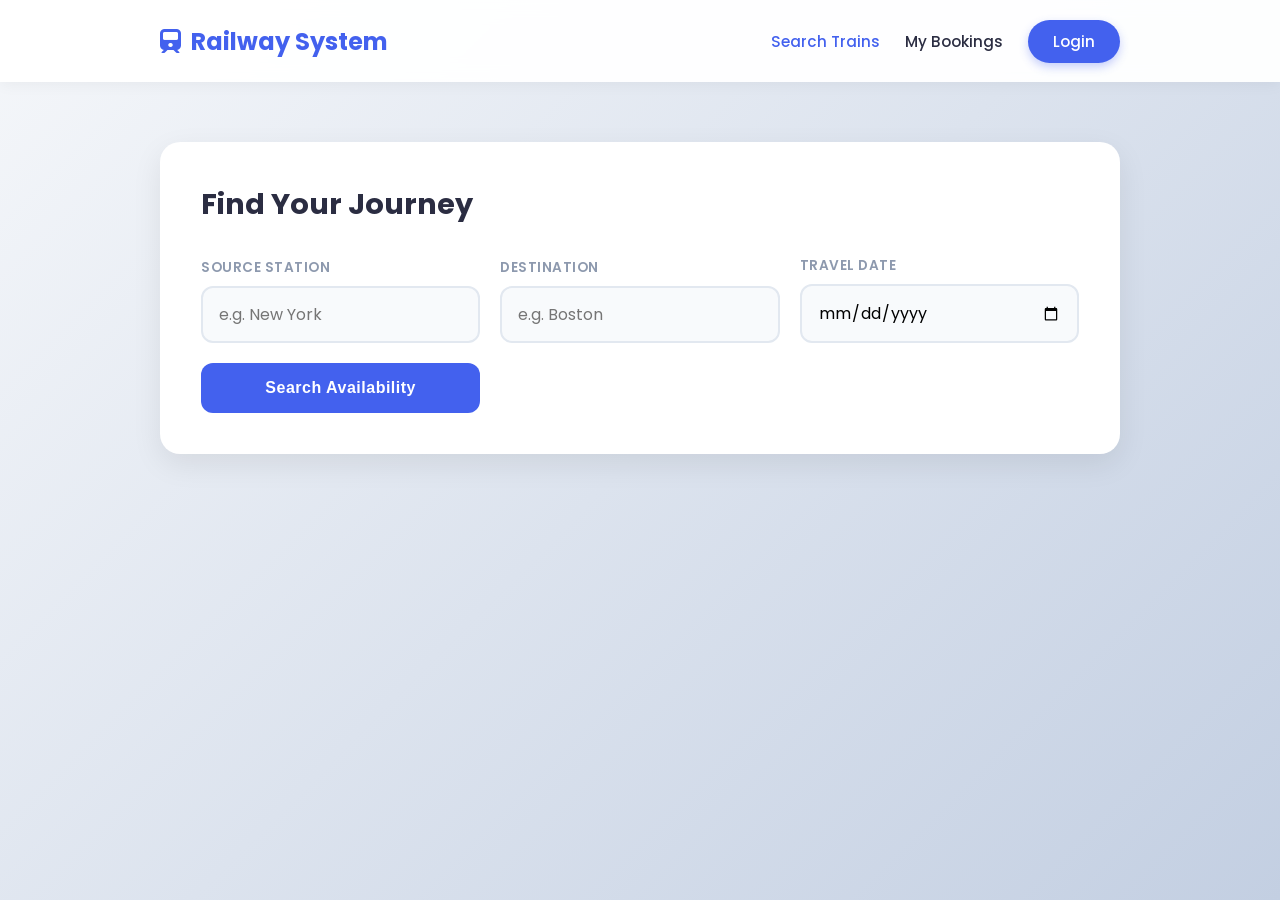
<file: target/classes/static/index.html>
<!DOCTYPE html>
<html lang="en">
<head>
    <meta charset="UTF-8">
    <meta name="viewport" content="width=device-width, initial-scale=1.0">
    <title>Railway Booking System - Search</title>
    <link rel="stylesheet" href="css/style.css">
    <!-- Font Awesome for icons -->
    <link rel="stylesheet" href="https://cdnjs.cloudflare.com/ajax/libs/font-awesome/6.0.0-beta3/css/all.min.css">
</head>
<body>

    <!-- Navigation -->
    <nav class="navbar">
        <div class="container nav-content">
            <h1><i class="fa-solid fa-train"></i> Railway System</h1>
            <div id="nav-items">
                <!-- Links MUST point to the new HTML files -->
                <a href="index.html" style="color: var(--primary);">Search Trains</a>
                <a href="bookings.html">My Bookings</a>
                
                <!-- Admin link visibility determined by JS -->
                <a href="admin_hub.html" id="admin-link" style="display: none;">Admin</a>
                
                <!-- Login/Logout links now point to separate authentication pages -->
                <a href="login.html" id="login-btn" class="btn-login">Login</a>
                <a href="#" id="logout-btn" onclick="logout()" class="btn-login" style="display: none; background-color: #ef4444;">Logout</a>
            </div>
        </div>
    </nav>

    <div class="container main-content">
        
        <!-- ERROR MESSAGE BOX -->
        <div id="error-box" class="error-message" style="display: none;"></div>

        <!-- SEARCH SECTION -->
        <section id="search-section">
            <div class="card search-card">
                <h2>Find Your Journey</h2>
                <form id="search-form" onsubmit="searchTrains(event)">
                    <div class="form-grid">
                        <div class="form-group">
                            <label>Source Station</label>
                            <input type="text" id="source" placeholder="e.g. New York" required>
                        </div>
                        <div class="form-group">
                            <label>Destination</label>
                            <input type="text" id="destination" placeholder="e.g. Boston" required>
                        </div>
                        <div class="form-group">
                            <label>Travel Date</label>
                            <input type="date" id="date" required>
                        </div>
                        <button type="submit" class="btn-primary">Search Availability</button>
                    </div>
                </form>
            </div>

            <!-- Results Area -->
            <div id="results-area" class="results-grid"></div>
        </section>
    </div>

    <!-- MODALS (Required for Booking/Cancellation) -->

    <!-- BOOKING MODAL -->
    <div id="booking-modal" class="modal">
        <div class="modal-content">
            <span class="close" onclick="closeBookingModal()">&times;</span>
            <h2>Passenger Details</h2>
            <div id="booking-summary" style="background: #f3f4f6; padding: 10px; border-radius: 8px; margin-bottom: 15px; font-size: 0.9rem; border: 1px solid #e5e7eb;">
                <!-- Train info will go here dynamically -->
            </div>
            <form onsubmit="handleBooking(event)">
                <input type="hidden" id="book-train-number">
                
                <div class="form-group">
                    <label>Passenger Name</label>
                    <input type="text" id="passenger-name" placeholder="Enter full name" required>
                </div>
                
                <div class="form-grid" style="grid-template-columns: 1fr 1fr; margin-bottom: 15px; gap: 15px;">
                    <div class="form-group">
                        <label>Age</label>
                        <input type="number" id="passenger-age" min="1" max="120" required>
                    </div>
                    <div class="form-group">
                        <label>Gender</label>
                        <select id="passenger-gender" style="width: 100%; padding: 14px; border: 2px solid #e2e8f0; border-radius: 12px; background: #f8fafc; font-family: inherit;" required>
                            <option value="M">Male</option>
                            <option value="F">Female</option>
                            <option value="O">Other</option>
                        </select>
                    </div>
                </div>

                <button type="submit" class="btn-primary">Confirm Booking</button>
            </form>
        </div>
    </div>
    
    <!-- CANCELLATION CONFIRMATION MODAL -->
    <div id="cancel-modal" class="modal">
        <div class="modal-content" style="max-width: 350px;">
            <span class="close" onclick="closeCancelModal()">&times;</span>
            <h2 style="color: #ef4444; font-size: 1.5rem; text-align: center; margin-bottom: 20px;">Confirm Cancellation</h2>
            <p style="text-align: center; margin-bottom: 20px;">Are you sure you want to cancel PNR: <strong id="cancel-pnr-display"></strong>?</p>
            <input type="hidden" id="pnr-to-cancel">
            
            <div style="display: flex; justify-content: space-between; gap: 10px;">
                <button onclick="closeCancelModal()" class="btn-secondary" style="background-color: #e5e7eb; color: #1f2937; width: 50%;">Go Back</button>
                <button onclick="confirmCancellation()" class="btn-primary" style="background-color: #ef4444; width: 50%;">Yes, Cancel Ticket</button>
            </div>
        </div>
    </div>


    <!-- Script tag loads the JavaScript logic -->
    <script src="js/app.js"></script>
    <script>
        // Ensure initial search form fields exist and update the navbar
        window.onload = function() {
            updateNavbar();
            checkBookingContext(); 
        };
    </script>
</body>
</html>
</file>
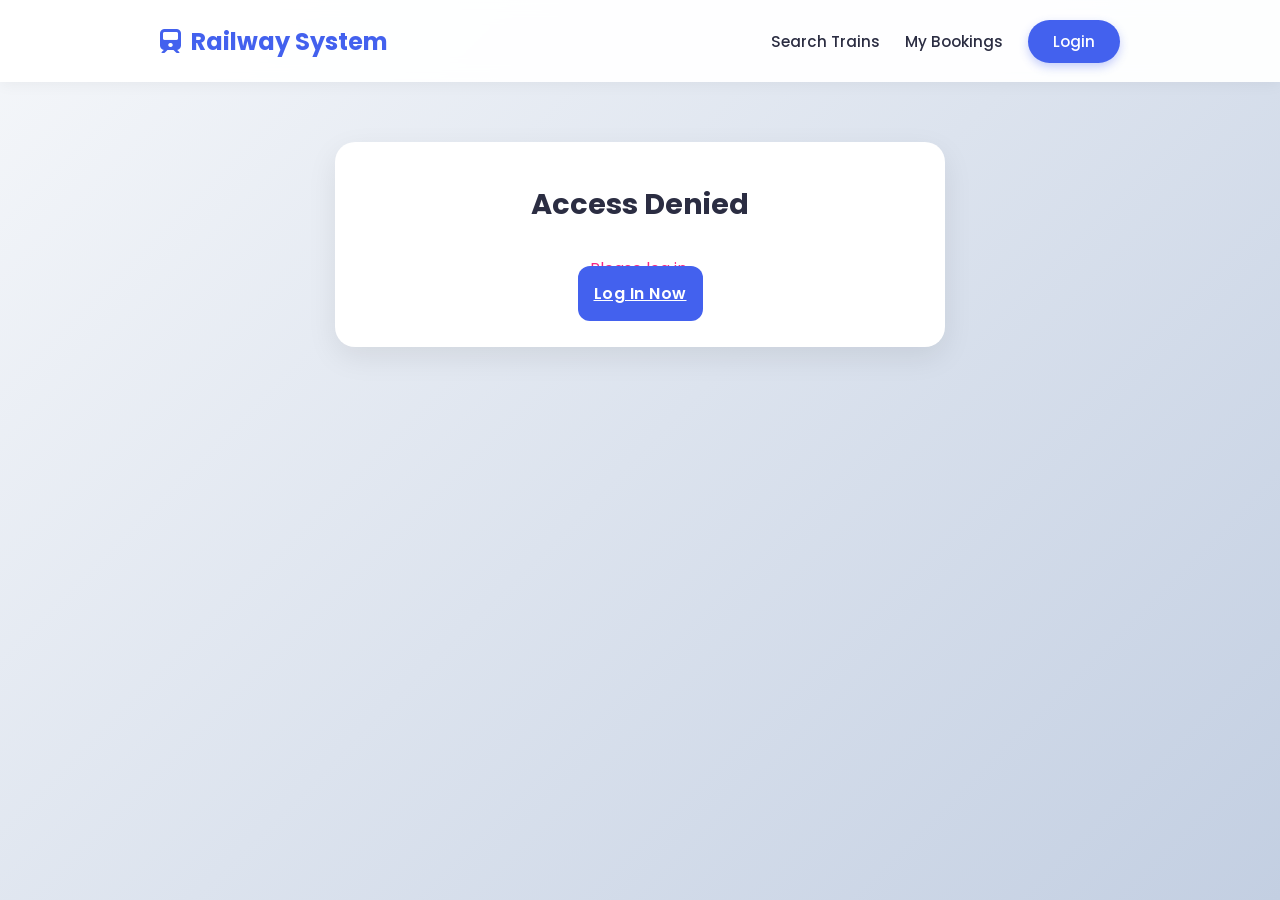
<file: target/classes/static/add_train.html>
<!DOCTYPE html>
<html lang="en">
<head>
    <meta charset="UTF-8">
    <meta name="viewport" content="width=device-width, initial-scale=1.0">
    <title>Admin - Add Train</title>
    <link rel="stylesheet" href="css/style.css">
    <!-- Font Awesome for icons -->
    <link rel="stylesheet" href="https://cdnjs.cloudflare.com/ajax/libs/font-awesome/6.0.0-beta3/css/all.min.css">
</head>
<body>

    <!-- Navigation (Standard Admin Nav) -->
    <nav class="navbar">
        <div class="container nav-content">
            <h1><i class="fa-solid fa-train"></i> Railway System</h1>
            <div id="nav-items">
                <a href="index.html">Search Trains</a>
                <a href="bookings.html">My Bookings</a>
                <!-- Admin link is active on this page's section -->
                <a href="admin_hub.html" id="admin-link" style="color: var(--primary);">Admin</a>
                <a href="login.html" id="login-btn" class="btn-login" style="display: none;">Login</a>
                <a href="#" id="logout-btn" onclick="logout()" class="btn-login" style="display: none; background-color: #ef4444;">Logout</a>
            </div>
        </div>
    </nav>

    <div class="container main-content" style="max-width: 650px;">
        
        <!-- ADMIN AUTHORIZATION CHECK -->
        <div id="admin-auth-check">
            <!-- Auth check runs onload via JS and inserts error message here on failure -->
        </div>

        <!-- MAIN ADD TRAIN FORM -->
        <section id="add-train-section" style="display: none;">
            <div class="admin-header" style="margin-bottom: 20px;">
                <!-- Back Button -->
                <a href="admin.html" style="text-decoration: none; font-weight: 600; color: var(--text-light);">
                    <i class="fa-solid fa-arrow-left"></i> Back to Train Management
                </a>
            </div>
            
            <div class="card">
                <h2 style="margin-bottom: 20px;"><i class="fa-solid fa-plus"></i> Add New Train Service</h2>
                
                <form onsubmit="handleTrainSubmission(event)">
                    <input type="hidden" id="train-mode" value="add">
                    
                    <!-- Row 1: Credentials / Unique ID -->
                    <div class="form-grid" style="grid-template-columns: 1fr 1fr; gap: 20px;">
                        <div class="form-group">
                            <label>Train Number (ID)</label>
                            <input type="text" id="admin-train-number" placeholder="TR-101" required>
                        </div>
                        <div class="form-group">
                            <label>Train Name</label>
                            <input type="text" id="admin-train-name" placeholder="Express East" required>
                        </div>
                    </div>
                    
                    <!-- Row 2: Route -->
                    <div class="form-grid" style="grid-template-columns: 1fr 1fr; gap: 20px; margin-top: 20px;">
                        <div class="form-group">
                            <label>Source Station</label>
                            <input type="text" id="admin-source" required>
                        </div>
                        <div class="form-group">
                            <label>Destination Station</label>
                            <input type="text" id="admin-destination" required>
                        </div>
                    </div>

                    <!-- Row 3: Schedule/Cost -->
                    <div class="form-grid" style="grid-template-columns: 1fr 1fr 1fr; gap: 20px; margin-top: 20px;">
                        <div class="form-group">
                            <label>Departure Date</label>
                            <input type="date" id="admin-date" required>
                        </div>
                        <div class="form-group">
                            <label>Base Cost ($)</label>
                            <input type="number" step="0.01" id="admin-cost" placeholder="89.99" required>
                        </div>
                        <!-- Added Total Seats Field -->
                        <div class="form-group"> 
                            <label>Total Seats</label>
                            <input type="number" id="admin-total-seats" value="100" required>
                        </div>
                    </div>

                    <button type="submit" class="btn-primary" style="margin-top: 30px;" id="train-submit-btn">
                        Create Train Service
                    </button>
                </form>
            </div>
        </section>
        <!-- END ADD TRAIN SECTION -->

    </div>

    <!-- Script tag loads the JavaScript logic -->
    <script src="js/app.js"></script>
    <script>
        // Finalized initialization script for add_train.html
        window.onload = function() {
            updateNavbar();
            
            // Check authorization
            const authGranted = checkAdminAccess();
            
            if (authGranted) {
                // CRITICAL FIX: Explicitly reveal the content section on success
                document.getElementById('add-train-section').style.display = 'block';
            }
        };
    </script>
</body>
</html>
</file>
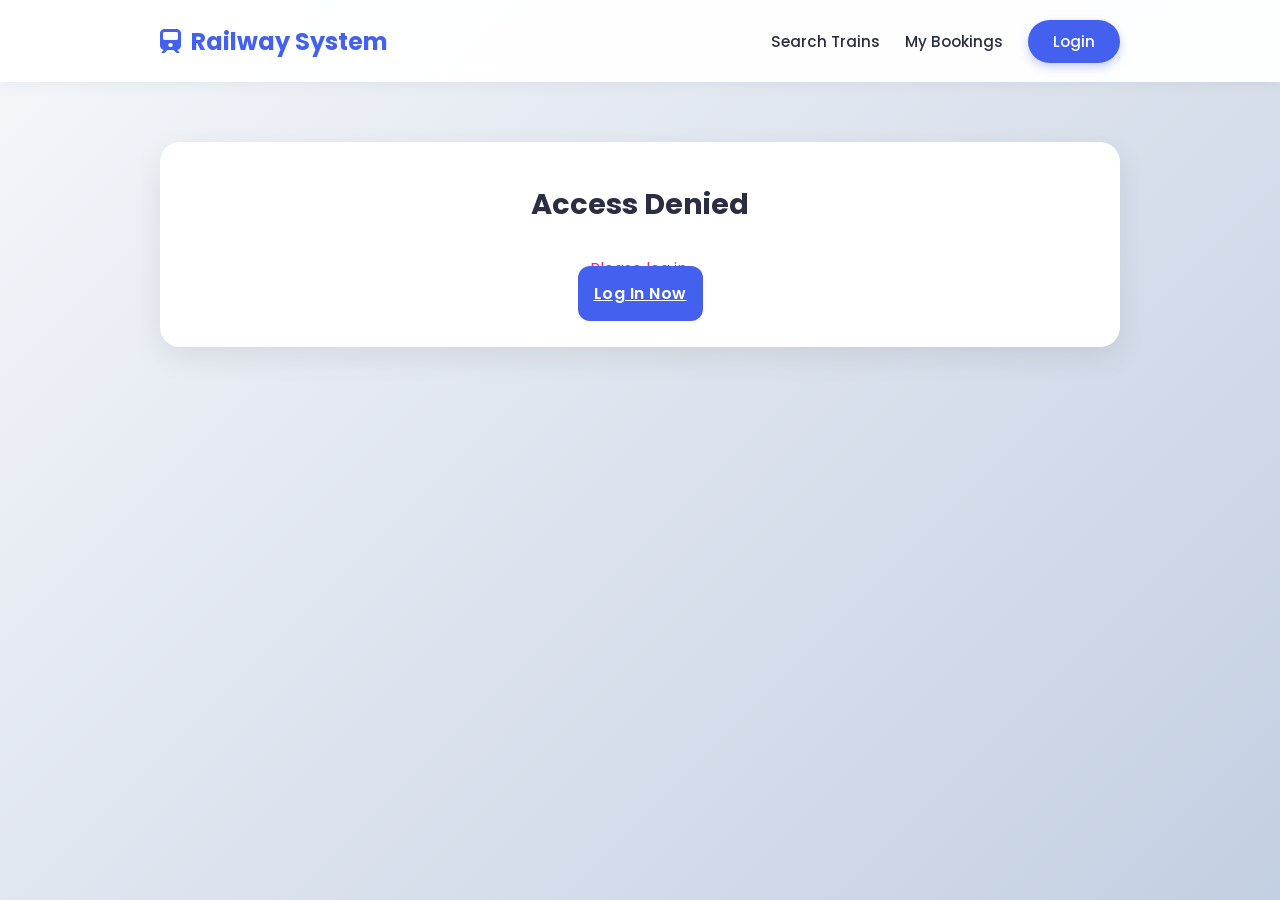
<file: target/classes/static/admin_feedback.html>
<!DOCTYPE html>
<html lang="en">
<head>
    <meta charset="UTF-8">
    <meta name="viewport" content="width=device-width, initial-scale=1.0">
    <title>Admin - Manage Feedback</title>
    <link rel="stylesheet" href="css/style.css">
    <!-- Font Awesome for icons (used for stars) -->
    <link rel="stylesheet" href="https://cdnjs.cloudflare.com/ajax/libs/font-awesome/6.0.0-beta3/css/all.min.css">
</head>
<body>

    <!-- Navigation -->
    <nav class="navbar">
        <div class="container nav-content">
            <h1><i class="fa-solid fa-train"></i> Railway System</h1>
            <div id="nav-items">
                <a href="index.html">Search Trains</a>
                <a href="bookings.html">My Bookings</a>
                <a href="admin_hub.html" id="admin-link" style="color: var(--primary);">Admin</a>
                <a href="login.html" id="login-btn" class="btn-login" style="display: none;">Login</a>
                <a href="#" id="logout-btn" onclick="logout()" class="btn-login" style="display: none; background-color: #ef4444;">Logout</a>
            </div>
        </div>
    </nav>

    <div class="container main-content" style="max-width: 1000px;">
        
        <!-- ADMIN AUTHORIZATION CHECK -->
        <div id="admin-auth-check">
            <!-- This div will contain the "Access Denied" message if checkAdminAccess fails -->
        </div>

        <!-- MAIN ADMIN FEEDBACK SECTION -->
        <section id="admin-feedback-section" style="display: none;">
            <div class="admin-header" style="margin-bottom: 20px;">
                <h2><i class="fa-solid fa-comments"></i> Manage Passenger Feedback</h2>
                <a href="admin_hub.html" class="btn-secondary" style="width: auto; padding: 10px 20px; font-size: 0.95rem;">
                    <i class="fa-solid fa-arrow-left"></i> Back to Admin Hub
                </a>
            </div>

            <!-- Filter and Summary -->
            <div class="card" style="margin-bottom: 25px; padding: 25px;">
                <div style="display: flex; justify-content: space-between; align-items: center; gap: 20px;">
                    <div style="font-size: 1.2rem; font-weight: 600;">
                        Average Rating: <span id="avg-rating" style="color: var(--primary);">N/A</span>
                    </div>
                    <div class="form-group" style="margin: 0; min-width: 250px;">
                        <label for="feedback-filter" style="margin-bottom: 5px;">Filter Status</label>
                        <select id="feedback-filter" onchange="filterFeedback()" style="padding: 10px;">
                            <option value="ALL">Show All Feedback</option>
                            <option value="PENDING">Show Pending Response</option>
                        </select>
                    </div>
                </div>
            </div>

            <!-- Feedback List Area -->
            <div id="feedback-list-container">
                <!-- Feedback cards will be injected here by JavaScript -->
            </div>
        </section>
        <!-- END ADMIN FEEDBACK SECTION -->
        
        <!-- ADMIN RESPONSE MODAL -->
        <div id="response-modal" class="modal">
            <div class="modal-content" style="max-width: 500px;">
                <span class="close" onclick="closeResponseModal()">&times;</span>
                <h2 style="margin-bottom: 15px;"><i class="fa-solid fa-reply"></i> Respond to Feedback</h2>
                
                <div id="feedback-details-summary" style="background: #f3f4f6; padding: 15px; border-radius: 8px; margin-bottom: 20px; font-size: 0.9rem;">
                    <!-- Details injected here -->
                </div>
                
                <form onsubmit="handleAdminResponse(event)">
                    <input type="hidden" id="response-feedback-id">
                    
                    <div class="form-group">
                        <label>Your Response (Max 500 characters)</label>
                        <textarea id="admin-response-text" rows="4" style="width: 100%; padding: 10px; border: 2px solid var(--input-border); border-radius: 12px; font-family: inherit;" maxlength="500" required></textarea>
                    </div>
                    
                    <button type="submit" class="btn-primary" style="margin-top: 20px;">
                        Submit Response
                    </button>
                </form>
            </div>
        </div>

    </div>

    <!-- Script tag loads the JavaScript logic -->
    <script src="js/app.js"></script>
    <script>
        // Finalized initialization script for admin_feedback.html
        window.onload = function() {
            updateNavbar();
            
            // Check authorization
            const authGranted = checkAdminAccess();
            
            if (authGranted) {
                // CRITICAL FIX: Explicitly reveal the content section on success
                document.getElementById('admin-feedback-section').style.display = 'block';
                // Load the feedback data
                loadAdminFeedback();
            }
        };
    </script>
</body>
</html>
</file>
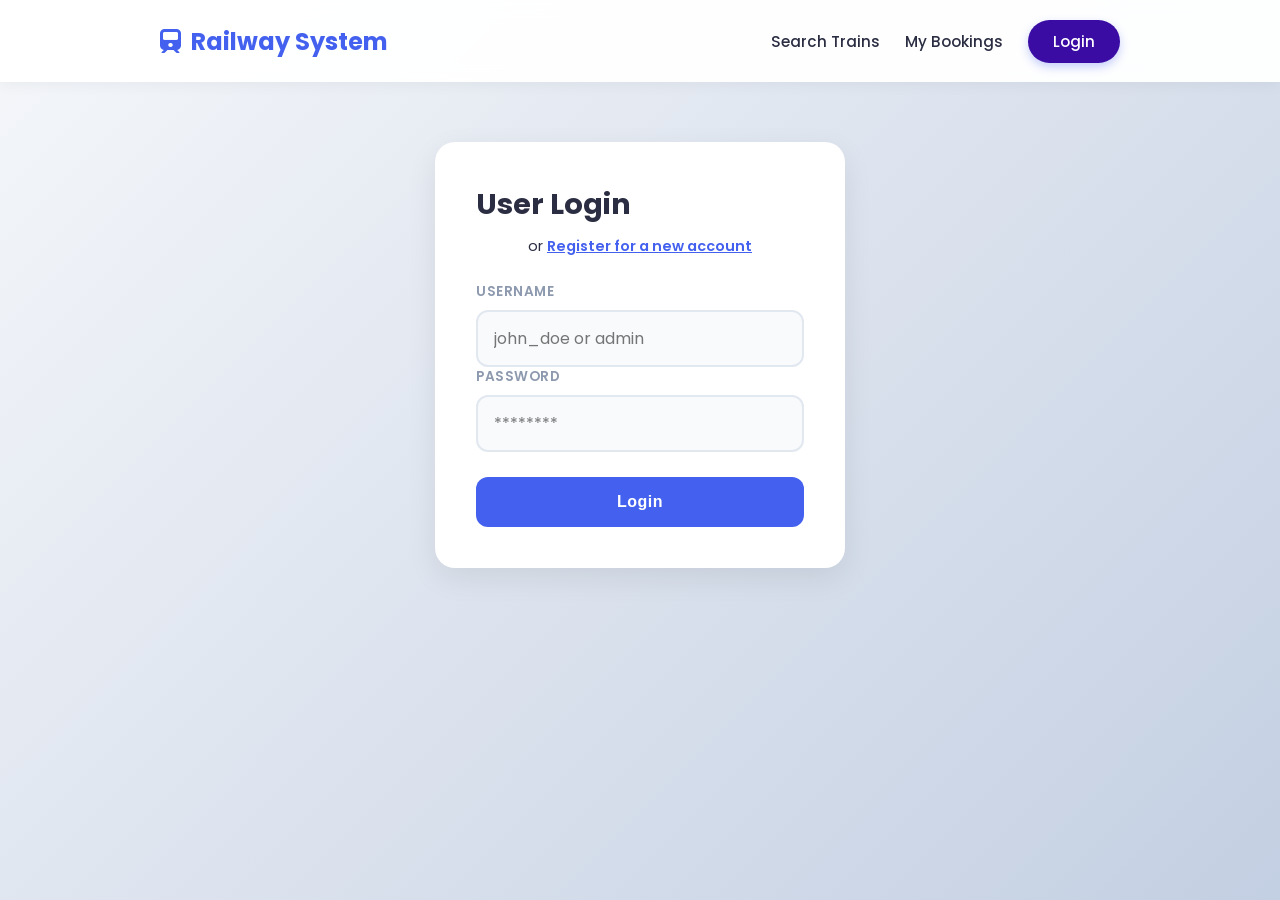
<file: target/classes/static/bookings.html>
<!DOCTYPE html>
<html lang="en">
<head>
    <meta charset="UTF-8">
    <meta name="viewport" content="width=device-width, initial-scale=1.0">
    <title>Railway Booking System - My Bookings</title>
    <link rel="stylesheet" href="css/style.css">
    <!-- Font Awesome for icons -->
    <link rel="stylesheet" href="https://cdnjs.cloudflare.com/ajax/libs/font-awesome/6.0.0-beta3/css/all.min.css">
</head>
<body>

    <!-- Navigation -->
    <nav class="navbar">
        <div class="container nav-content">
            <h1><i class="fa-solid fa-train"></i> Railway System</h1>
            <div id="nav-items">
                <!-- Links MUST point to the new HTML files -->
                <a href="index.html">Search Trains</a>
                <a href="bookings.html" style="color: var(--primary);">My Bookings</a>
                
                <!-- Admin link visibility determined by JS -->
                <a href="admin.html" id="admin-link" style="display: none;">Admin</a>
                
                <!-- NOTE: Login/Logout links now point to separate authentication pages -->
                <a href="login.html" id="login-btn" class="btn-login">Login</a>
                <a href="#" id="logout-btn" onclick="logout()" class="btn-login" style="display: none; background-color: #ef4444;">Logout</a>
            </div>
        </div>
    </nav>

    <div class="container main-content" style="max-width: 800px;">
        
        <!-- Booking Management Header -->
        <h2 style="margin-bottom: 30px;">Ticket Reservations</h2>
        
        <!-- Bookings List Area -->
        <div id="bookings-list-container">
            <p style="text-align:center; color: var(--text-light);">
                Loading your reserved tickets...
            </p>
            <!-- Tickets will be injected here by loadMyBookings() in app.js -->
        </div>

        <p style="text-align: center; margin-top: 40px; color: var(--text-light);">
            <i class="fa-solid fa-info-circle"></i> Only tickets associated with your account roles are displayed.
        </p>
    </div>
    
    <!-- MODALS (These MUST be here because they are triggered by tickets on this page) -->

    <!-- CANCELLATION CONFIRMATION MODAL -->
    <div id="cancel-modal" class="modal">
        <div class="modal-content" style="max-width: 350px;">
            <span class="close" onclick="closeCancelModal()">&times;</span>
            <h2 style="color: #ef4444; font-size: 1.5rem; text-align: center; margin-bottom: 20px;">Confirm Cancellation</h2>
            <p style="text-align: center; margin-bottom: 20px;">Are you sure you want to cancel PNR: <strong id="cancel-pnr-display"></strong>?</p>
            <input type="hidden" id="pnr-to-cancel">
            
            <div style="display: flex; justify-content: space-between; gap: 10px;">
                <button onclick="closeCancelModal()" class="btn-secondary" style="background-color: #e5e7eb; color: #1f2937; width: 50%;">Go Back</button>
                <button onclick="confirmCancellation()" class="btn-primary" style="background-color: #ef4444; width: 50%;">Yes, Cancel Ticket</button>
            </div>
        </div>
    </div>


    <!-- Script tag loads the JavaScript logic -->
    <script src="js/app.js"></script>
    <script>
        // Check local storage on page load and update the page state
        window.onload = function() {
            updateNavbar();
            
            // Check if user is logged in. If not, redirect to login page
            const currentUser = localStorage.getItem('railwayUser');
            if (!currentUser) {
                window.location.href = 'login.html';
                return;
            }
            
            // If logged in, load the bookings list
            loadMyBookings();
            
            // Check if admin and show admin link
            if (currentUser === 'admin') {
                document.getElementById('admin-link').style.display = 'inline';
            }
        };
    </script>
</body>
</html>
</file>
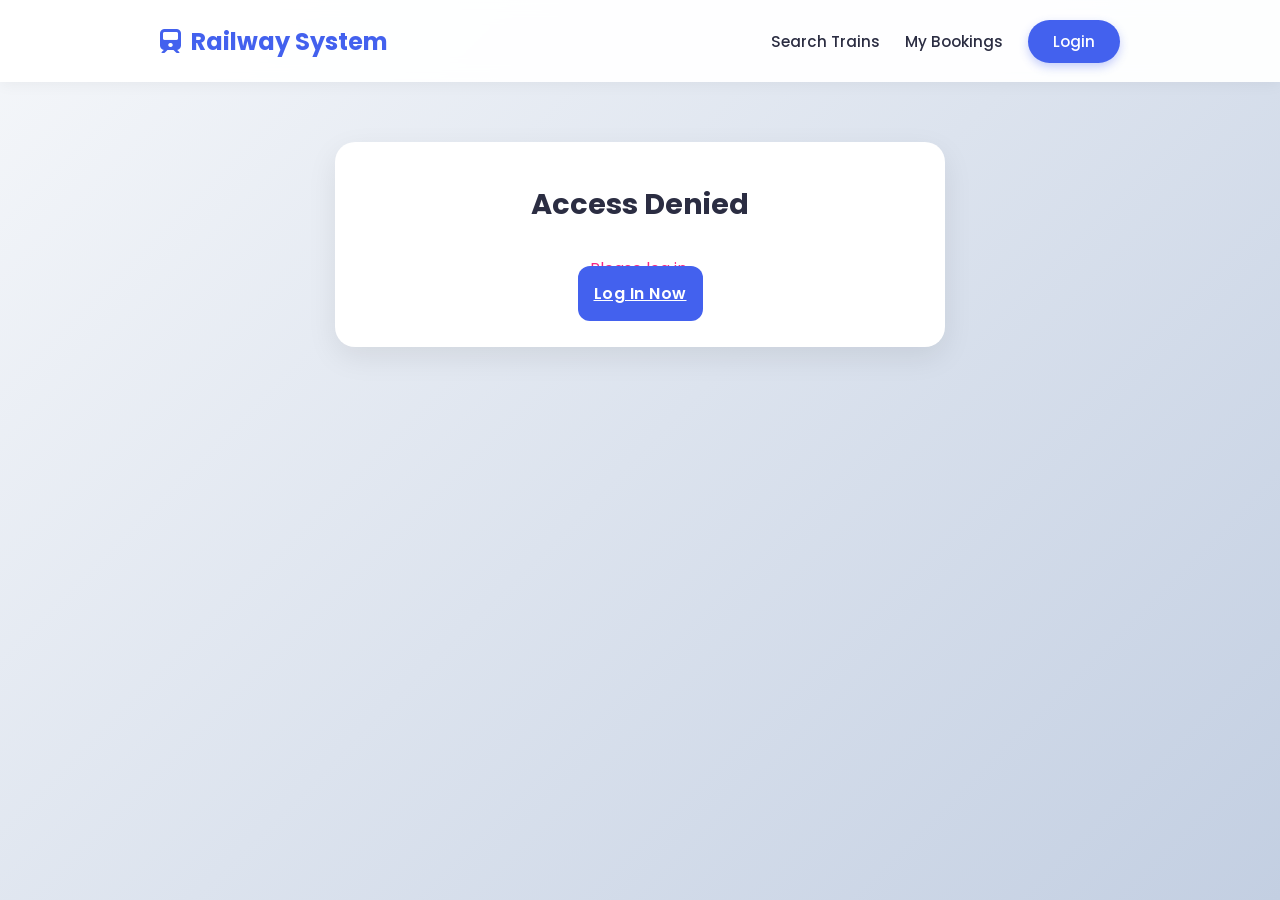
<file: target/classes/static/edit_train.html>
<!DOCTYPE html>
<html lang="en">
<head>
    <meta charset="UTF-8">
    <meta name="viewport" content="width=device-width, initial-scale=1.0">
    <title>Admin - Edit Train</title>
    <link rel="stylesheet" href="css/style.css">
    <!-- Font Awesome for icons -->
    <link rel="stylesheet" href="https://cdnjs.cloudflare.com/ajax/libs/font-awesome/6.0.0-beta3/css/all.min.css">
</head>
<body>

    <!-- Navigation (Standard Admin Nav) -->
    <nav class="navbar">
        <div class="container nav-content">
            <h1><i class="fa-solid fa-train"></i> Railway System</h1>
            <div id="nav-items">
                <a href="index.html">Search Trains</a>
                <a href="bookings.html">My Bookings</a>
                <!-- Admin link is active on this page's section -->
                <a href="admin.html" id="admin-link" style="color: var(--primary);">Admin</a>
                <a href="login.html" id="login-btn" class="btn-login" style="display: none;">Login</a>
                <a href="#" id="logout-btn" onclick="logout()" class="btn-login" style="display: none; background-color: #ef4444;">Logout</a>
            </div>
        </div>
    </nav>

    <div class="container main-content" style="max-width: 650px;">
        
        <!-- ADMIN AUTHORIZATION CHECK -->
        <div id="admin-auth-check">
            <!-- Auth Check runs onload via JS -->
        </div>

        <!-- MAIN EDIT TRAIN FORM -->
        <section id="edit-train-section" style="display: none;">
            <div class="admin-header" style="margin-bottom: 20px;">
                <!-- Back Button -->
                <a href="admin.html" style="text-decoration: none; font-weight: 600; color: var(--text-light);">
                    <i class="fa-solid fa-arrow-left"></i> Back to Dashboard
                </a>
            </div>
            
            <div class="card">
                <h2 style="margin-bottom: 20px;"><i class="fa-solid fa-pen-to-square"></i> Edit Train Details</h2>
                
                <form onsubmit="handleTrainSubmission(event)">
                    <!-- Mode determines if we ADD or EDIT in app.js -->
                    <input type="hidden" id="train-mode" value="edit"> 
                    
                    <!-- Row 1: Read-Only ID -->
                    <div class="form-group">
                        <label>Train Number (ID)</label>
                        <!-- This field is read-only when editing -->
                        <input type="text" id="admin-train-number" readonly style="background: #f1f5f9; cursor: not-allowed;">
                    </div>
                    
                    <!-- Row 2: Train Name -->
                    <div class="form-group" style="margin-top: 20px;">
                        <label>Train Name</label>
                        <input type="text" id="admin-train-name" required>
                    </div>
                    
                    <!-- Row 3: Route -->
                    <div class="form-grid" style="grid-template-columns: 1fr 1fr; gap: 20px; margin-top: 20px;">
                        <div class="form-group">
                            <label>Source Station</label>
                            <input type="text" id="admin-source" required>
                        </div>
                        <div class="form-group">
                            <label>Destination Station</label>
                            <input type="text" id="admin-destination" required>
                        </div>
                    </div>

                    <!-- Row 4: Schedule/Cost/Seats -->
                    <div class="form-grid" style="grid-template-columns: 1fr 1fr 1fr; gap: 20px; margin-top: 20px;">
                        <div class="form-group">
                            <label>Departure Date</label>
                            <input type="date" id="admin-date" required>
                        </div>
                        <div class="form-group">
                            <label>Base Cost ($)</label>
                            <input type="number" step="0.01" id="admin-cost" required>
                        </div>
                        <div class="form-group">
                            <label>Total Seats</label>
                            <input type="number" id="admin-total-seats" required min="1" value="100">
                        </div>
                    </div>
                    
                    <!-- Loading Indicator -->
                    <div id="loading-indicator" style="text-align: center; margin-top: 20px; color: var(--primary); display: none;">
                        <i class="fa-solid fa-spinner fa-spin"></i> Loading train data...
                    </div>

                    <button type="submit" class="btn-primary" style="margin-top: 30px;" id="train-submit-btn">
                        Save Changes
                    </button>
                </form>
            </div>
        </section>
        <!-- END EDIT TRAIN SECTION -->

    </div>

    <!-- Script tag loads the JavaScript logic -->
    <script src="js/app.js"></script>
    <script>
        // Check local storage on page load and update the page state
        window.onload = function() {
            updateNavbar();
            
            // This authorization check is critical for Admin pages
            const authCheck = checkAdminAccess();
            
            // If checkAdminAccess confirms admin status, attempt to load the form data
            if (authCheck) {
                // The trainNumber is expected in the URL query string (e.g., ?train=T001)
                const params = new URLSearchParams(window.location.search);
                const trainNumber = params.get('train');
                
                if (trainNumber) {
                    // This function is defined in app.js and fetches the specific train data
                    loadTrainForEditing(trainNumber); 
                } else {
                    document.getElementById('edit-train-section').innerHTML = '<div class="card"><h2>Error</h2><p>No Train Number provided for editing.</p></div>';
                    document.getElementById('edit-train-section').style.display = 'block';
                }
            }
        };
    </script>
</body>
</html>
</file>
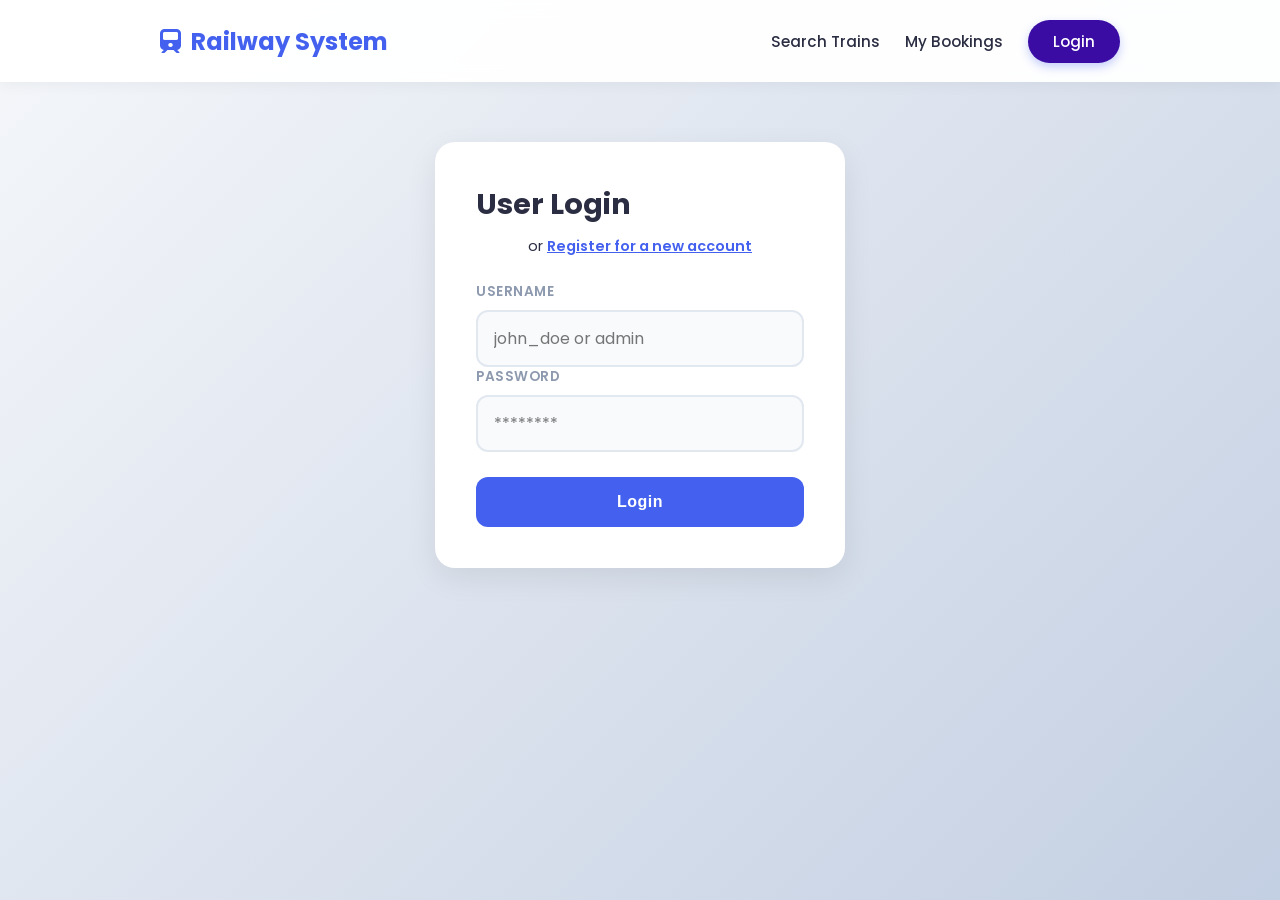
<file: target/classes/static/feedback_submit.html>
<!DOCTYPE html>
<html lang="en">
<head>
    <meta charset="UTF-8">
    <meta name="viewport" content="width=device-width, initial-scale=1.0">
    <title>Railway Booking System - Submit Feedback</title>
    <link rel="stylesheet" href="css/style.css">
    <!-- Font Awesome for icons (used for stars) -->
    <link rel="stylesheet" href="https://cdnjs.cloudflare.com/ajax/libs/font-awesome/6.0.0-beta3/css/all.min.css">
    
    <!-- Inline styles for star component responsiveness -->
    <style>
        .star-rating {
            font-size: 2.5rem;
            color: #d1d5db; /* Gray stars */
            display: flex;
            justify-content: center;
            margin-bottom: 25px;
        }
        .star-rating i {
            cursor: pointer;
            transition: color 0.2s;
            margin: 0 5px;
        }
        .star-rating i.rated {
            color: #ffc107; /* Yellow for rated stars */
        }
    </style>
</head>
<body>

    <!-- Navigation -->
    <nav class="navbar">
        <div class="container nav-content">
            <h1><i class="fa-solid fa-train"></i> Railway System</h1>
            <div id="nav-items">
                <a href="index.html">Search Trains</a>
                <a href="bookings.html">My Bookings</a>
                
                <a href="admin.html" id="admin-link" style="display: none;">Admin</a>
                
                <!-- NOTE: Login/Logout links now point to separate authentication pages -->
                <a href="login.html" id="login-btn" class="btn-login">Login</a>
                <a href="#" id="logout-btn" onclick="logout()" class="btn-login" style="display: none; background-color: #ef4444;">Logout</a>
            </div>
        </div>
    </nav>

    <!-- Main Content Area -->
    <div class="container main-content" style="max-width: 650px;">
        
        <!-- Dashboard Link -->
        <div class="admin-header" style="margin-bottom: 20px;">
            <a href="dashboard.html" style="text-decoration: none; font-weight: 600; color: var(--text-light);">
                <i class="fa-solid fa-arrow-left"></i> Back to Dashboard
            </a>
        </div>

        <!-- SUBMISSION FORM -->
        <div class="card">
            <h2 style="margin-bottom: 20px;"><i class="fa-solid fa-star"></i> Submit Trip Feedback</h2>
            
            <form onsubmit="handleFeedbackSubmission(event)">
                
                <div class="form-group">
                    <label>Train Number</label>
                    <input type="text" id="feedback-train-number" placeholder="e.g., T001 (Required)" required>
                </div>

                <div class="form-group">
                    <label style="text-align: center;">Your Rating (Click to select)</label>
                    <div id="star-rating-container" class="star-rating">
                        <i class="fa-regular fa-star" data-rating="1"></i>
                        <i class="fa-regular fa-star" data-rating="2"></i>
                        <i class="fa-regular fa-star" data-rating="3"></i>
                        <i class="fa-regular fa-star" data-rating="4"></i>
                        <i class="fa-regular fa-star" data-rating="5"></i>
                    </div>
                    <!-- FIX: Removed 'required' attribute, validation is handled in JS -->
                    <input type="hidden" id="feedback-rating" data-current-rating="0"> 
                </div>

                <div class="form-group" style="margin-top: 20px;">
                    <label>Comments / Suggestions</label>
                    <textarea id="feedback-comment" rows="4" style="width: 100%; padding: 10px; border: 2px solid var(--input-border); border-radius: 12px; font-family: inherit;" placeholder="Tell us about your experience (max 500 characters)" maxlength="500" required></textarea>
                </div>
                
                <button type="submit" class="btn-primary" style="margin-top: 30px;">
                    Submit Feedback
                </button>
            </form>
        </div>
    </div>

    <!-- Script tag loads the JavaScript logic -->
    <script src="js/app.js"></script>
    <script>
        // Check local storage on page load and update the page state
        window.onload = function() {
            updateNavbar();
            
            // Redirect to login if user is not authenticated
            if (!localStorage.getItem('railwayUser')) {
                window.location.href = 'login.html';
                return;
            }
            
            // Initialize star rating component logic
            const starContainer = document.getElementById('star-rating-container');
            const ratingInput = document.getElementById('feedback-rating');

            starContainer.addEventListener('mouseover', (e) => {
                const hoverRating = e.target.dataset.rating;
                if (hoverRating) {
                    highlightStars(hoverRating);
                }
            });

            starContainer.addEventListener('mouseout', () => {
                const currentRating = ratingInput.dataset.currentRating;
                highlightStars(currentRating);
            });

            starContainer.addEventListener('click', (e) => {
                const clickRating = e.target.dataset.rating;
                if (clickRating) {
                    ratingInput.value = clickRating;
                    ratingInput.dataset.currentRating = clickRating;
                    highlightStars(clickRating);
                }
            });

            function highlightStars(ratingValue) {
                const stars = starContainer.querySelectorAll('i');
                stars.forEach((star) => {
                    const starRating = parseInt(star.dataset.rating);
                    if (starRating <= ratingValue) {
                        star.classList.add('fa-solid', 'rated');
                        star.classList.remove('fa-regular');
                    } else {
                        star.classList.add('fa-regular');
                        star.classList.remove('fa-solid', 'rated');
                    }
                });
            }
        };
    </script>
</body>
</html>
</file>
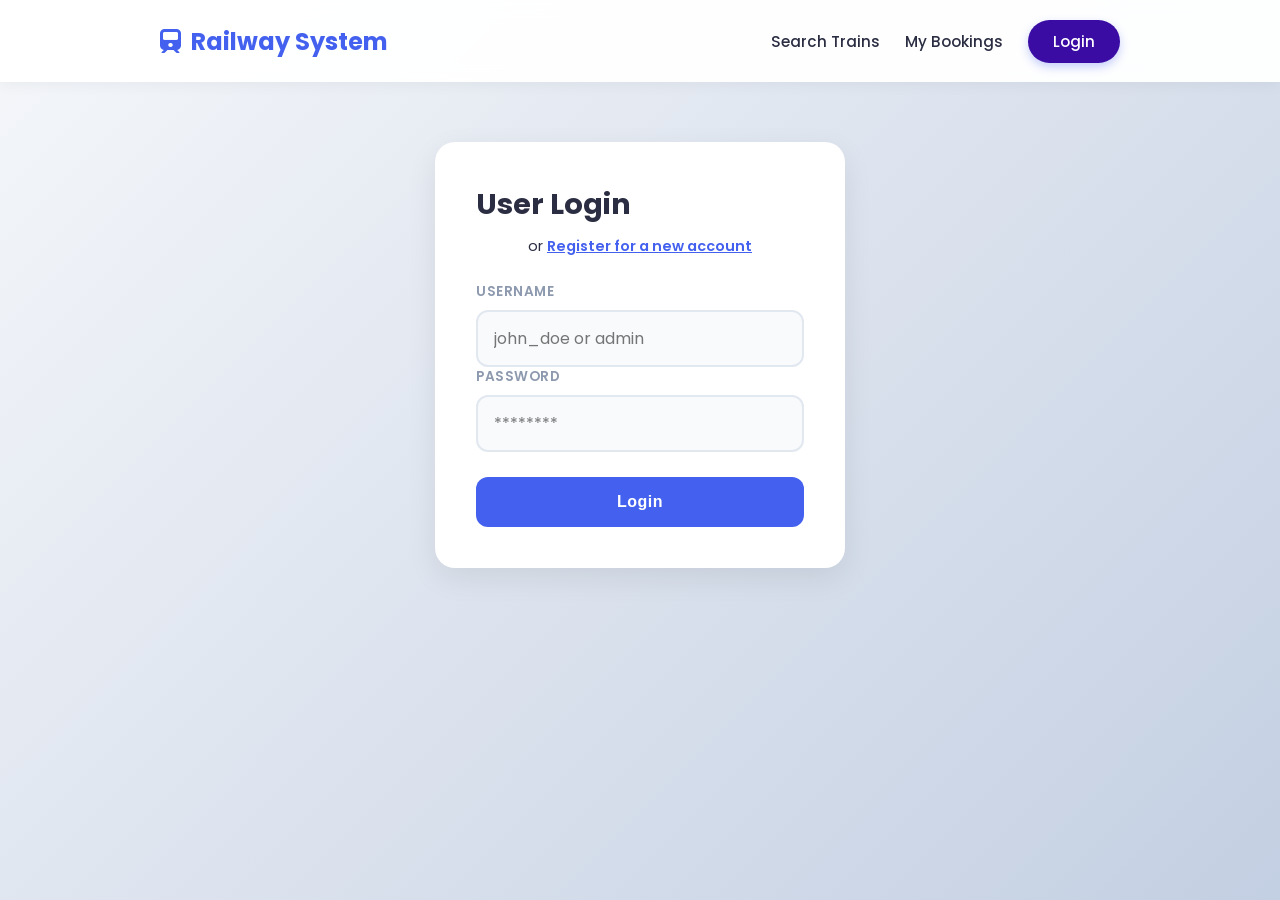
<file: target/classes/static/login.html>
<!DOCTYPE html>
<html lang="en">
<head>
    <meta charset="UTF-8">
    <meta name="viewport" content="width=device-width, initial-scale=1.0">
    <title>Railway Booking System - Login</title>
    <link rel="stylesheet" href="css/style.css">
    <!-- Font Awesome for icons -->
    <link rel="stylesheet" href="https://cdnjs.cloudflare.com/ajax/libs/font-awesome/6.0.0-beta3/css/all.min.css">
</head>
<body>

    <!-- Navigation -->
    <nav class="navbar">
        <div class="container nav-content">
            <h1><i class="fa-solid fa-train"></i> Railway System</h1>
            <div id="nav-items">
                <!-- Links MUST point to the new HTML files -->
                <a href="index.html">Search Trains</a>
                <a href="bookings.html">My Bookings</a>
                
                <!-- Admin link visibility determined by JS -->
                <a href="admin.html" id="admin-link" style="display: none;">Admin</a>
                
                <!-- Login link is active on this page -->
                <a href="login.html" id="login-btn" class="btn-login" style="background-color: var(--primary-hover);">Login</a>
                <a href="#" id="logout-btn" onclick="logout()" class="btn-login" style="display: none; background-color: #ef4444;">Logout</a>
            </div>
        </div>
    </nav>

    <div class="container main-content" style="max-width: 450px;">
        
        <!-- LOGIN CARD -->
        <div class="card" style="padding: 40px;">
            <h2 style="margin-bottom: 10px;">User Login</h2>
            <p style="text-align: center; font-size: 0.9rem; margin-bottom: 25px;">
                or <a href="register.html" style="color: var(--primary); font-weight: 600;">Register for a new account</a>
            </p>
            <form onsubmit="handleLogin(event)">
                <div class="form-group">
                    <label>Username</label>
                    <input type="text" id="login-username" placeholder="john_doe or admin" required>
                </div>
                <div class="form-group">
                    <label>Password</label>
                    <input type="password" id="login-password" placeholder="********" required>
                </div>
                <button type="submit" class="btn-primary" style="margin-top: 25px;">Login</button>
            </form>
        </div>

        <div id="login-error-message" class="error-message" style="display: none; margin-top: 20px;"></div>

    </div>

    <!-- Script tag loads the JavaScript logic -->
    <script src="js/app.js"></script>
    <script>
        // Check local storage on page load and update the navbar state
        window.onload = function() {
            updateNavbar();
            // If already logged in, redirect to dashboard
            if (localStorage.getItem('railwayUser')) {
                window.location.href = 'dashboard.html';
            }
        };
    </script>
</body>
</html>
</file>
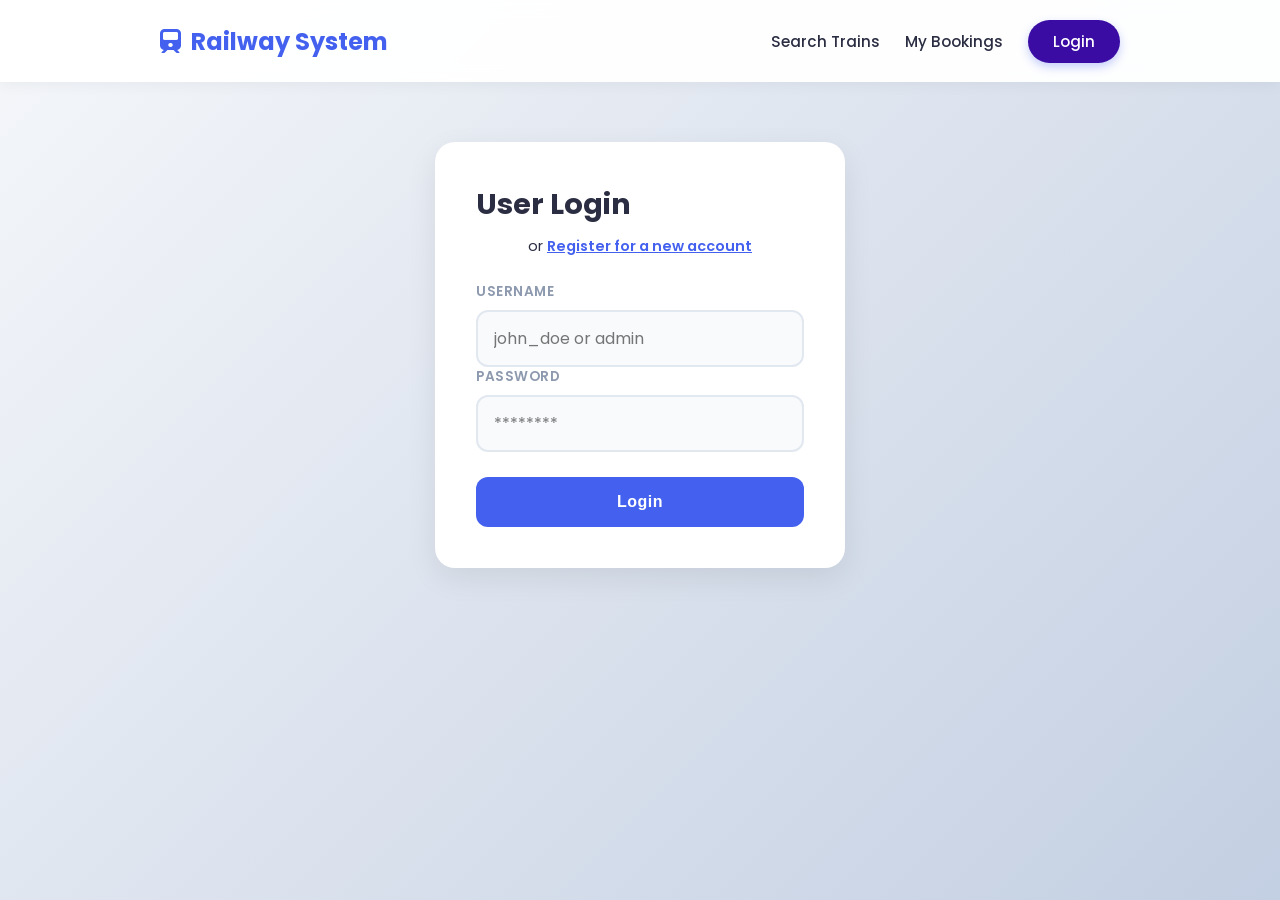
<file: target/classes/static/passenger_dashboard.html>
<!DOCTYPE html>
<html lang="en">
<head>
    <meta charset="UTF-8">
    <meta name="viewport" content="width=device-width, initial-scale=1.0">
    <title>Railway Booking System - Dashboard</title>
    <link rel="stylesheet" href="css/style.css">
    <!-- Font Awesome for icons -->
    <link rel="stylesheet" href="https://cdnjs.cloudflare.com/ajax/libs/font-awesome/6.0.0-beta3/css/all.min.css">
</head>
<body>

    <!-- Navigation -->
    <nav class="navbar">
        <div class="container nav-content">
            <h1><i class="fa-solid fa-train"></i> Railway System</h1>
            <div id="nav-items">
                <!-- Links MUST point to the new HTML files -->
                <a href="index.html">Search Trains</a>
                <a href="bookings.html">My Bookings</a>
                
                <!-- Admin link visibility determined by JS -->
                <a href="admin_hub.html" id="admin-link" style="display: none;">Admin</a>
                
                <!-- NOTE: Login/Logout links now point to separate authentication pages -->
                <a href="login.html" id="login-btn" class="btn-login" style="display: none;">Login</a>
                <a href="#" id="logout-btn" onclick="logout()" class="btn-login" style="display: none; background-color: #ef4444;">Logout</a>
            </div>
        </div>
    </nav>

    <!-- Main Content Area -->
    <div class="dashboard-layout">
        
        <!-- Sidebar - User Profile and Navigation -->
        <aside class="sidebar">
            <div class="profile-card">
                <img src="https://placehold.co/60x60/4361ef/ffffff?text=P" onerror="this.onerror=null;this.src='https://placehold.co/60x60/4361ef/ffffff?text=P'" alt="User Profile Picture">
                <h4 id="user-name-display">Welcome, Guest!</h4>
                <p id="user-username-display"></p>
            </div>

            <!-- Main Menu (Passenger View) -->
            <ul class="sidebar-menu">
                <li><a href="passenger_dashboard.html" class="active"><i class="fa-solid fa-chart-line"></i> Dashboard</a></li>
                <li><a href="index.html"><i class="fa-solid fa-magnifying-glass"></i> Search & Book</a></li>
                <li><a href="bookings.html"><i class="fa-solid fa-ticket"></i> My Reservations</a></li>
                <li><a href="feedback_submit.html"><i class="fa-solid fa-star"></i> Submit Feedback</a></li>
                <li style="border-top: 1px solid #e2e8f0; margin-top: 10px; padding-top: 10px;">
                    <a href="#" onclick="logout()"><i class="fa-solid fa-right-from-bracket"></i> Log Out</a>
                </li>
            </ul>
        </aside>

        <!-- Main Dashboard Content -->
        <main class="dashboard-content">
            
            <h2 class="dashboard-title">Welcome to Your Passenger Hub</h2>
            
            <!-- Quick Action Cards -->
            <div class="action-cards-grid">
                
                <!-- Card 1: Search -->
                <a href="index.html" class="action-card" style="border-top-color: #4895ef;">
                    <div class="card-icon blue"><i class="fa-solid fa-magnifying-glass"></i></div>
                    <h4>Search Trains</h4>
                    <p>Find new routes and check schedules.</p>
                </a>
                
                <!-- Card 2: View Bookings -->
                <a href="bookings.html" class="action-card" style="border-top-color: #b5179e;">
                    <div class="card-icon purple"><i class="fa-solid fa-ticket"></i></div>
                    <h4>My Tickets</h4>
                    <p>View, print, or cancel existing reservations.</p>
                </a>

                <!-- Card 3: Submit Feedback -->
                <a href="feedback_submit.html" class="action-card" style="border-top-color: #f77f00;">
                    <div class="card-icon orange"><i class="fa-solid fa-comment-dots"></i></div>
                    <h4>Give Feedback</h4>
                    <p>Rate your journey and suggest improvements.</p>
                </a>

                <!-- Card 4: View Profile (FIXED LINK) -->
                <a href="profile.html" class="action-card" style="border-top-color: #80b918;">
                    <div class="card-icon green"><i class="fa-solid fa-user-circle"></i></div>
                    <h4>View Profile</h4>
                    <p>Review and update your personal details.</p>
                </a>

            </div>

        </main>
        
    </div>

    <!-- Script tag loads the JavaScript logic -->
    <script src="js/app.js"></script>
    <script>
        // Check local storage on page load and update the page state
        window.onload = function() {
            updateNavbar();
            
            // Redirect to login if user is not authenticated
            const currentUser = localStorage.getItem('railwayUser');
            if (!currentUser) {
                window.location.href = 'login.html';
                return;
            }
            
            // Function to display profile details from app.js
            displayUserProfile(currentUser);

            // Hide Admin link if it's somehow visible on the passenger page
            const adminLink = document.getElementById('admin-link');
            if (adminLink) adminLink.style.display = 'none';
        };
    </script>
</body>
</html>
</file>
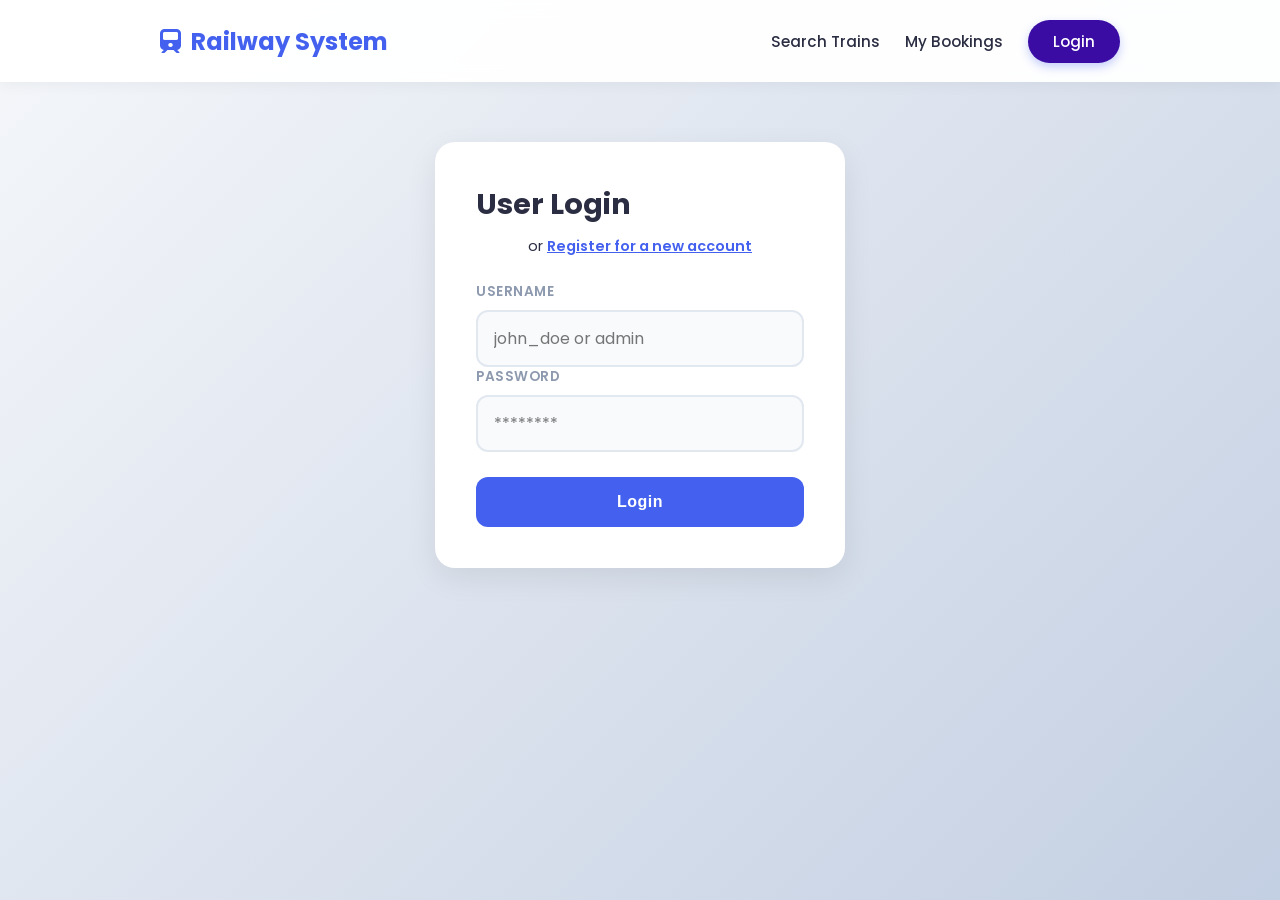
<file: target/classes/static/profile.html>
<!DOCTYPE html>
<html lang="en">
<head>
    <meta charset="UTF-8">
    <meta name="viewport" content="width=device-width, initial-scale=1.0">
    <title>Railway Booking System - User Profile</title>
    <link rel="stylesheet" href="css/style.css">
    <!-- Font Awesome for icons -->
    <link rel="stylesheet" href="https://cdnjs.cloudflare.com/ajax/libs/font-awesome/6.0.0-beta3/css/all.min.css">
</head>
<body>

    <!-- Navigation -->
    <nav class="navbar">
        <div class="container nav-content">
            <h1><i class="fa-solid fa-train"></i> Railway System</h1>
            <div id="nav-items">
                <a href="index.html">Search Trains</a>
                <a href="bookings.html">My Bookings</a>
                <a href="admin_hub.html" id="admin-link" style="display: none;">Admin</a>
                <a href="login.html" id="login-btn" class="btn-login" style="display: none;">Login</a>
                <a href="#" id="logout-btn" onclick="logout()" class="btn-login" style="display: none; background-color: #ef4444;">Logout</a>
            </div>
        </div>
    </nav>

    <div class="container main-content" style="max-width: 800px;">
        
        <div class="admin-header" style="margin-bottom: 20px;">
            <a href="passenger_dashboard.html" style="text-decoration: none; font-weight: 600; color: var(--text-light);">
                <i class="fa-solid fa-arrow-left"></i> Back to Dashboard
            </a>
        </div>

        <div class="card">
            <h2 style="margin-bottom: 20px;"><i class="fa-solid fa-user-circle"></i> My Profile</h2>
            
            <div id="profile-loading" style="text-align: center; color: var(--primary); margin-bottom: 20px;">
                <i class="fa-solid fa-spinner fa-spin"></i> Loading profile data...
            </div>

            <section id="profile-details-section" style="display: none;">
                <form onsubmit="handleProfileUpdate(event)">
                    
                    <!-- Username (Read-only) -->
                    <div class="form-group">
                        <label>Username (Read Only)</label>
                        <input type="text" id="profile-username" readonly style="background: #f1f5f9; cursor: not-allowed;">
                    </div>
                    
                    <!-- Full Name -->
                    <div class="form-group" style="margin-top: 20px;">
                        <label>Full Name</label>
                        <input type="text" id="profile-name" required>
                    </div>
                    
                    <div class="form-grid" style="grid-template-columns: 1fr 1fr; gap: 20px; margin-top: 20px;">
                        <!-- Contact -->
                        <div class="form-group">
                            <label>Contact (Phone/Email)</label>
                            <input type="text" id="profile-contact" required>
                        </div>
                        <!-- City -->
                        <div class="form-group">
                            <label>City</label>
                            <input type="text" id="profile-city" required>
                        </div>
                    </div>

                    <div class="form-grid" style="grid-template-columns: 1fr 1fr; gap: 20px; margin-top: 20px;">
                        <!-- Age -->
                        <div class="form-group">
                            <label>Age</label>
                            <input type="number" id="profile-age" min="16" required>
                        </div>
                        <!-- Gender -->
                        <div class="form-group">
                            <label>Gender</label>
                            <select id="profile-gender" style="width: 100%; padding: 14px 16px; border: 2px solid var(--input-border); border-radius: 12px; background: #f8fafc; font-family: inherit;" required>
                                <option value="M">Male</option>
                                <option value="F">Female</option>
                                <option value="O">Other</option>
                            </select>
                        </div>
                    </div>
                    
                    <!-- Address -->
                    <div class="form-group" style="margin-top: 20px;">
                        <label>Address</label>
                        <input type="text" id="profile-address" required>
                    </div>

                    <button type="submit" class="btn-primary" style="margin-top: 30px;">
                        <i class="fa-solid fa-save"></i> Save Profile Changes
                    </button>
                    
                    <!-- Display user's Role and Status -->
                    <div style="margin-top: 15px; padding: 15px; background: #f3f4f6; border-radius: 8px; font-size: 0.9rem;">
                        **Status:** <span id="profile-role" style="font-weight: 600; color: green;"></span>
                    </div>

                </form>
            </section>
        </div>
    </div>

    <!-- Script tag loads the JavaScript logic -->
    <script src="js/app.js"></script>
    <script>
        // Initialization script for profile.html
        window.onload = function() {
            updateNavbar();
            
            // Redirect to login if user is not authenticated
            const currentUser = localStorage.getItem('railwayUser');
            if (!currentUser) {
                window.location.href = 'login.html';
                return;
            }
            
            // Load the user's profile data
            loadUserProfile(currentUser);
        };
    </script>
</body>
</html>
</file>
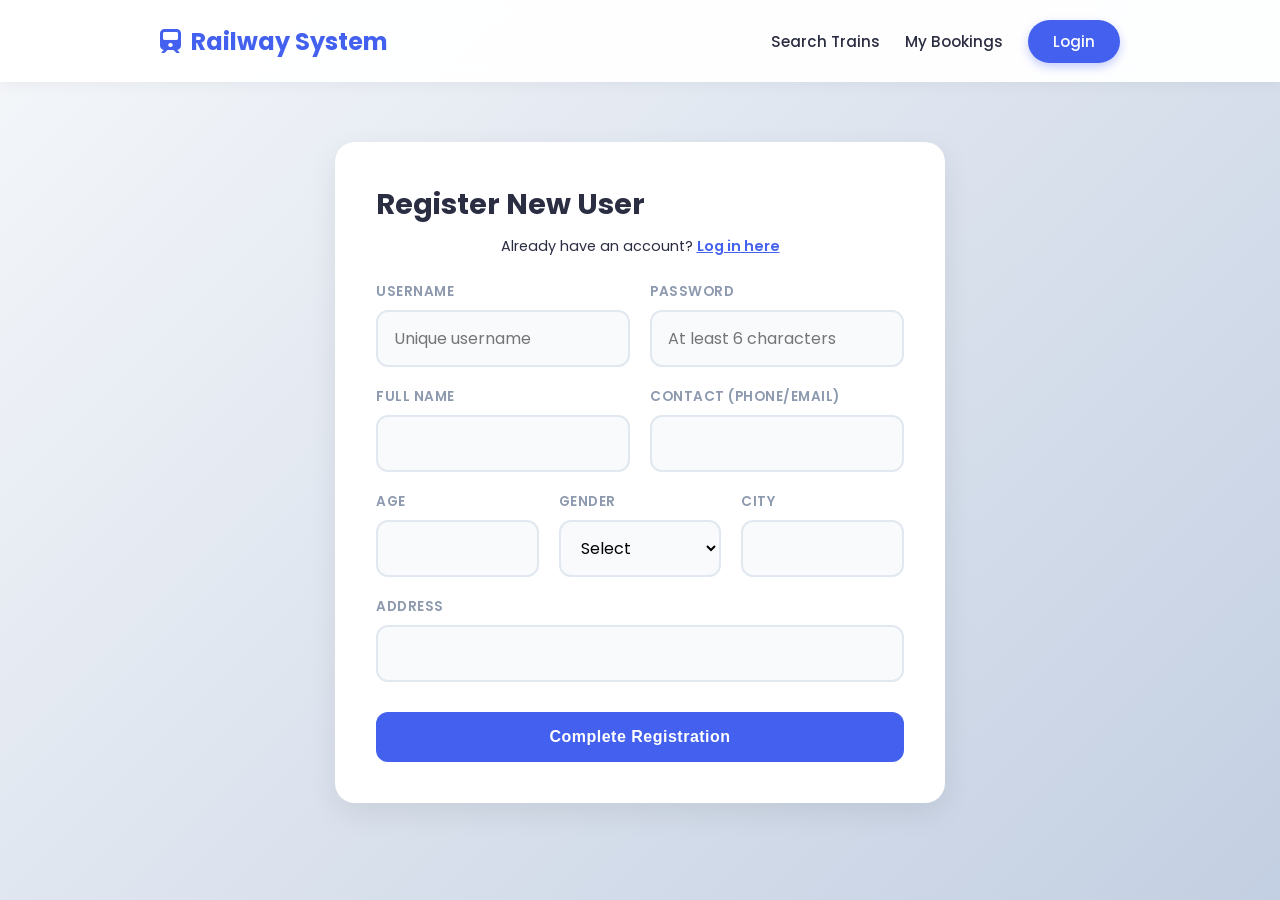
<file: target/classes/static/register.html>
<!DOCTYPE html>
<html lang="en">
<head>
    <meta charset="UTF-8">
    <meta name="viewport" content="width=device-width, initial-scale=1.0">
    <title>Railway Booking System - Register</title>
    <link rel="stylesheet" href="css/style.css">
    <!-- Font Awesome for icons -->
    <link rel="stylesheet" href="https://cdnjs.cloudflare.com/ajax/libs/font-awesome/6.0.0-beta3/css/all.min.css">
</head>
<body>

    <!-- Navigation -->
    <nav class="navbar">
        <div class="container nav-content">
            <h1><i class="fa-solid fa-train"></i> Railway System</h1>
            <div id="nav-items">
                <!-- Links MUST point to the new HTML files -->
                <a href="index.html">Search Trains</a>
                <a href="bookings.html">My Bookings</a>
                
                <!-- Admin link visibility determined by JS -->
                <a href="admin.html" id="admin-link" style="display: none;">Admin</a>
                
                <!-- NOTE: Login/Logout links now point to separate authentication pages -->
                <a href="login.html" id="login-btn" class="btn-login">Login</a>
                <a href="#" id="logout-btn" onclick="logout()" class="btn-login" style="display: none; background-color: #ef4444;">Logout</a>
            </div>
        </div>
    </nav>

    <div class="container main-content" style="max-width: 650px;">
        
        <!-- REGISTRATION CARD -->
        <div class="card" style="padding: 40px;">
            <h2 style="margin-bottom: 10px;">Register New User</h2>
            <p style="text-align: center; font-size: 0.9rem; margin-bottom: 25px;">
                Already have an account? <a href="login.html" style="color: var(--primary); font-weight: 600;">Log in here</a>
            </p>
            <form onsubmit="handleRegistration(event)">
                
                <!-- ROW 1: Credentials -->
                <div class="form-grid" style="grid-template-columns: 1fr 1fr; gap: 20px;">
                    <div class="form-group">
                        <label>Username</label>
                        <input type="text" id="reg-username" placeholder="Unique username" required>
                    </div>
                    <div class="form-group">
                        <label>Password</label>
                        <input type="password" id="reg-password" placeholder="At least 6 characters" required>
                    </div>
                </div>

                <!-- ROW 2: Name & Contact -->
                <div class="form-grid" style="grid-template-columns: 1fr 1fr; gap: 20px; margin-top: 20px;">
                    <div class="form-group">
                        <label>Full Name</label>
                        <input type="text" id="reg-name" required>
                    </div>
                    <div class="form-group">
                        <label>Contact (Phone/Email)</label>
                        <input type="text" id="reg-contact" required>
                    </div>
                </div>

                <!-- ROW 3: Demographic -->
                <div class="form-grid" style="grid-template-columns: 1fr 1fr 1fr; gap: 20px; margin-top: 20px;">
                    <div class="form-group">
                        <label>Age</label>
                        <input type="number" id="reg-age" min="16" required>
                    </div>
                    <div class="form-group">
                        <label>Gender</label>
                        <select id="reg-gender" style="width: 100%; padding: 14px 16px; border: 2px solid var(--input-border); border-radius: 12px; background: #f8fafc; font-family: inherit;" required>
                            <option value="" disabled selected>Select</option>
                            <option value="M">Male</option>
                            <option value="F">Female</option>
                            <option value="O">Other</option>
                        </select>
                    </div>
                    <div class="form-group">
                        <label>City</label>
                        <input type="text" id="reg-city" required>
                    </div>
                </div>

                <!-- ROW 4: Address (Full Width) -->
                <div class="form-group" style="margin-top: 20px;">
                    <label>Address</label>
                    <input type="text" id="reg-address" required>
                </div>
                
                <button type="submit" class="btn-primary" style="margin-top: 30px;">Complete Registration</button>
            </form>
        </div>

    </div>

    <!-- Script tag loads the JavaScript logic -->
    <script src="js/app.js"></script>
    <script>
        // Check local storage on page load and update the navbar state
        window.onload = function() {
            updateNavbar();
             // If already logged in, redirect to dashboard
            if (localStorage.getItem('railwayUser')) {
                window.location.href = 'dashboard.html';
            }
        };
    </script>
</body>
</html>
</file>
<file: target/classes/static/css/style.css>
/* Import Modern Font */
@import url('https://fonts.googleapis.com/css2?family=Poppins:wght@300;400;500;600;700&display=swap');

:root {
    --primary: #4361ee;       /* Vibrant Blue */
    --primary-hover: #3a0ca3; /* Deep Blue */
    --accent: #f72585;        /* Pink Accent (for Cancel/Delete) */
    --bg-gradient: linear-gradient(135deg, #f5f7fa 0%, #c3cfe2 100%);
    --white: #ffffff;
    --text-main: #2b2d42;
    --text-light: #8d99ae;
    --card-shadow: 0 10px 30px rgba(0,0,0,0.08);
    --input-border: #e2e8f0;
}

* {
    box-sizing: border-box;
    margin: 0;
    padding: 0;
}

body {
    font-family: 'Poppins', sans-serif;
    background: var(--bg-gradient);
    color: var(--text-main);
    min-height: 100vh;
}

/* --- Navbar --- */
.navbar {
    background: rgba(255, 255, 255, 0.95);
    backdrop-filter: blur(10px);
    padding: 1rem 0;
    position: sticky;
    top: 0;
    z-index: 100;
    box-shadow: 0 2px 15px rgba(0,0,0,0.05);
}

.nav-content {
    display: flex;
    justify-content: space-between;
    align-items: center;
    height: 50px;
}

.navbar h1 {
    margin: 0;
    font-size: 1.5rem;
    font-weight: 700;
    color: var(--primary);
    display: flex;
    align-items: center;
    gap: 10px;
}

#nav-items {
    display: flex;
    align-items: center;
    gap: 25px; 
}

#nav-items a {
    text-decoration: none;
    color: var(--text-main);
    font-weight: 500;
    font-size: 0.95rem;
    transition: color 0.2s;
}

#nav-items a:hover {
    color: var(--primary);
}

/* Login/Logout Buttons */
.btn-login {
    background: var(--primary);
    color: white !important;
    padding: 10px 25px;
    border-radius: 50px;
    transition: transform 0.2s, background 0.2s;
    box-shadow: 0 4px 10px rgba(67, 97, 238, 0.3);
}

.btn-login:hover {
    background: var(--primary-hover);
    transform: translateY(-2px);
}

/* --- Main Content / Containers --- */
.container {
    max-width: 1000px;
    margin: 0 auto;
    padding: 0 20px;
}

.main-content {
    margin-top: 60px;
    padding-bottom: 60px;
}

/* --- Cards --- */
.card {
    background: var(--white);
    padding: 40px;
    border-radius: 20px;
    box-shadow: var(--card-shadow);
    border: 1px solid rgba(255,255,255,0.5);
}

.card h2 {
    margin-top: 0;
    margin-bottom: 30px;
    font-weight: 700;
    color: var(--text-main);
    font-size: 1.8rem;
}

/* --- Form Styles --- */
.form-grid {
    display: grid;
    grid-template-columns: 1fr 1fr 1fr; 
    gap: 20px;
    align-items: end;
}

.form-group label {
    display: block;
    margin-bottom: 8px;
    font-weight: 600;
    font-size: 0.85rem;
    color: var(--text-light);
    text-transform: uppercase;
    letter-spacing: 0.5px;
}

.form-group input, .form-group select { 
    width: 100%;
    padding: 14px 16px;
    border: 2px solid var(--input-border);
    border-radius: 12px;
    font-size: 1rem;
    font-family: 'Poppins', sans-serif;
    transition: border-color 0.2s;
    background: #f8fafc;
}

.form-group input:focus, .form-group select:focus {
    outline: none;
    border-color: var(--primary);
    background: white;
}

.btn-primary {
    background: var(--primary);
    color: white;
    border: none;
    padding: 16px;
    border-radius: 12px;
    cursor: pointer;
    font-weight: 600;
    font-size: 1rem;
    width: 100%;
    transition: all 0.3s;
    letter-spacing: 0.5px;
}

.btn-primary:hover {
    background: var(--primary-hover);
    box-shadow: 0 5px 15px rgba(67, 97, 238, 0.3);
}

.btn-secondary {
    background: #e5e7eb;
    color: var(--text-main);
    border: 2px solid #d1d5db;
    padding: 14px 28px;
    border-radius: 12px;
    cursor: pointer;
    font-weight: 600;
    font-size: 1rem;
    width: 100%;
    transition: all 0.3s;
    letter-spacing: 0.5px;
}

.btn-secondary:hover {
    background: #d1d5db;
    box-shadow: 0 4px 6px rgba(0, 0, 0, 0.1);
}

/* --- Modals --- */
.modal {
    display: none; 
    position: fixed; 
    z-index: 1000; 
    left: 0;
    top: 0;
    width: 100%;
    height: 100%;
    overflow: auto;
    background-color: rgba(0,0,0,0.4);
    backdrop-filter: blur(5px);
}

.modal-content {
    background-color: #fefefe;
    margin: 10% auto; 
    padding: 30px;
    border: none;
    width: 80%; 
    max-width: 400px;
    border-radius: 16px;
    position: relative;
    box-shadow: 0 10px 20px rgba(0,0,0,0.2);
}

.modal-content h2 {
    text-align: center;
    font-size: 1.6rem;
}

.close {
    color: #aaa;
    float: right;
    font-size: 30px;
    font-weight: bold;
    position: absolute;
    top: 10px;
    right: 20px;
}

.close:hover,
.close:focus {
    color: #777;
    text-decoration: none;
    cursor: pointer;
}

/* --- Search Result Cards --- */
.train-card {
    background: white;
    padding: 25px;
    border-radius: 16px;
    margin-top: 25px;
    display: flex;
    justify-content: space-between;
    align-items: center;
    box-shadow: 0 4px 12px rgba(0,0,0,0.05);
    border-left: 5px solid var(--accent);
    transition: transform 0.2s;
}

.train-card:hover {
    transform: translateY(-3px);
    box-shadow: 0 8px 20px rgba(0,0,0,0.1);
}

.train-info h3 {
    margin: 0 0 5px 0;
    font-size: 1.3rem;
}

.train-route {
    color: var(--text-light);
    font-size: 0.95rem;
    margin-bottom: 8px;
}

.train-price {
    font-size: 1.6rem;
    font-weight: 700;
    color: var(--primary);
    margin-bottom: 10px;
    text-align: right;
}

.train-action {
    display: flex;
    flex-direction: column;
    align-items: flex-end;
}

.train-action button {
    width: auto;
    padding: 8px 24px;
    font-size: 0.9rem;
}

.status-available {
    color: green;
    font-weight: 600;
    margin-bottom: 5px;
}

.status-sold-out {
    color: #ef4444;
    font-weight: 600;
    margin-bottom: 5px;
}

/* --- Booking Card Display --- */
.booking-card {
    background: white;
    padding: 20px;
    border-radius: 16px;
    margin-bottom: 15px;
    box-shadow: 0 2px 8px rgba(0,0,0,0.05);
    border-left: 4px solid var(--primary);
    display: flex;
    justify-content: space-between;
    align-items: center;
}

.booking-details h3 {
    font-size: 1.1rem;
    margin: 0 0 5px 0;
    color: var(--primary-hover);
}

.booking-actions {
    display: flex;
    flex-direction: column;
    align-items: flex-end;
    gap: 8px;
    min-width: 120px;
}

.btn-cancel {
    background: var(--accent);
    color: white;
    padding: 6px 12px;
    border-radius: 8px;
    font-size: 0.8rem;
    font-weight: 600;
    cursor: pointer;
    border: none;
    transition: background 0.2s;
}

.btn-cancel:hover {
    background: #d42a6c;
}

/* --- DASHBOARD LAYOUT & SIDEBAR --- */

.dashboard-layout {
    display: flex;
    max-width: 1200px;
    margin: 30px auto;
    padding: 0 20px;
    gap: 30px;
}

.sidebar {
    width: 250px;
    flex-shrink: 0;
    padding: 20px;
    background: var(--white);
    border-radius: 16px;
    box-shadow: var(--card-shadow);
    height: fit-content;
}

.profile-card {
    text-align: center;
    padding-bottom: 15px;
    margin-bottom: 15px;
    border-bottom: 1px solid #e2e8f0;
}

.profile-card img {
    width: 60px;
    height: 60px;
    border-radius: 50%;
    margin-bottom: 10px;
    border: 3px solid var(--primary);
}

.profile-card h4 {
    margin: 0;
    font-size: 1rem;
    font-weight: 600;
}

.profile-card p {
    font-size: 0.8rem;
    color: var(--text-light);
    margin: 3px 0 0 0;
}

.sidebar-menu {
    list-style: none;
    padding: 0;
    margin: 0;
}

.sidebar-menu li a {
    display: flex;
    align-items: center;
    gap: 10px;
    padding: 12px 10px;
    text-decoration: none;
    color: var(--text-main);
    font-weight: 500;
    border-radius: 10px;
    transition: background 0.2s, color 0.2s;
}

.sidebar-menu li a:hover,
.sidebar-menu li a.active {
    background: var(--primary);
    color: white !important;
}

.sidebar-menu li a i {
    font-size: 1.1rem;
}

.dashboard-content {
    flex-grow: 1;
}

.hero-image {
    width: 100%;
    height: 350px;
    border-radius: 16px;
    object-fit: cover;
    margin-bottom: 30px;
    box-shadow: var(--card-shadow);
}

.dashboard-title {
    text-align: center;
    font-size: 2.2rem;
    font-weight: 700;
    margin-bottom: 30px;
    color: var(--primary-hover);
}

.action-cards-grid {
    display: grid;
    grid-template-columns: repeat(auto-fit, minmax(200px, 1fr));
    gap: 20px;
}

.action-card {
    text-align: center;
    padding: 25px;
    border-radius: 16px;
    background: var(--white);
    box-shadow: var(--card-shadow);
    transition: transform 0.2s, box-shadow 0.2s;
    cursor: pointer;
    border-top: 5px solid transparent;
}

.action-card:hover {
    transform: translateY(-5px);
    box-shadow: 0 15px 35px rgba(0,0,0,0.1);
}

.card-icon {
    width: 50px;
    height: 50px;
    margin: 0 auto 15px;
    border-radius: 50%;
    display: flex;
    align-items: center;
    justify-content: center;
    font-size: 1.5rem;
    color: white;
}

.card-icon.blue { background: #4895ef; }
.card-icon.purple { background: #b5179e; }
.card-icon.orange { background: #f77f00; }
.card-icon.red { background: #ef233c; }
.card-icon.green { background: #80b918; }

.action-card h4 {
    margin: 0;
    font-weight: 600;
    font-size: 1rem;
    color: var(--text-main);
}

/* --- Admin Dashboard Specific Styles --- */

.admin-header {
    display: flex;
    justify-content: space-between;
    align-items: center;
    margin-bottom: 30px;
}

.train-table {
    width: 100%;
    border-collapse: separate;
    border-spacing: 0;
    margin-top: 20px;
    box-shadow: var(--card-shadow);
    border-radius: 16px;
    overflow: hidden; 
}

.train-table th, .train-table td {
    padding: 15px;
    text-align: left;
    border-bottom: 1px solid #f1f5f9;
}

.train-table th {
    background: #e2e8f0;
    font-size: 0.8rem;
    text-transform: uppercase;
    color: var(--text-main);
}

.train-table tr:last-child td {
    border-bottom: none;
}

.train-table tr:hover td {
    background: #f8fafc;
}

.admin-action-btns button {
    padding: 6px 10px;
    font-size: 0.8rem;
    margin-right: 5px;
}

.btn-delete {
    background: #dc2626;
    color: white;
    border-radius: 8px;
    cursor: pointer;
    border: none;
    padding: 6px 10px;
    transition: background 0.2s;
}
.btn-delete:hover {
    background: #b91c1c;
}

/* Mobile adjustments */
@media (max-width: 768px) {
    .dashboard-layout {
        flex-direction: column;
        gap: 20px;
    }
    .sidebar {
        width: 100%;
        padding: 20px 10px;
    }
    .form-grid {
        grid-template-columns: 1fr; /* Stack forms vertically on mobile */
    }
    .form-grid button {
        grid-column: 1 / -1; 
    }
    .train-card {
        flex-direction: column;
        align-items: flex-start;
    }
    .train-action {
        width: 100%;
        align-items: flex-start;
        margin-top: 15px;
    }
    .train-action button {
        width: 100%;
    }
}
</file>
